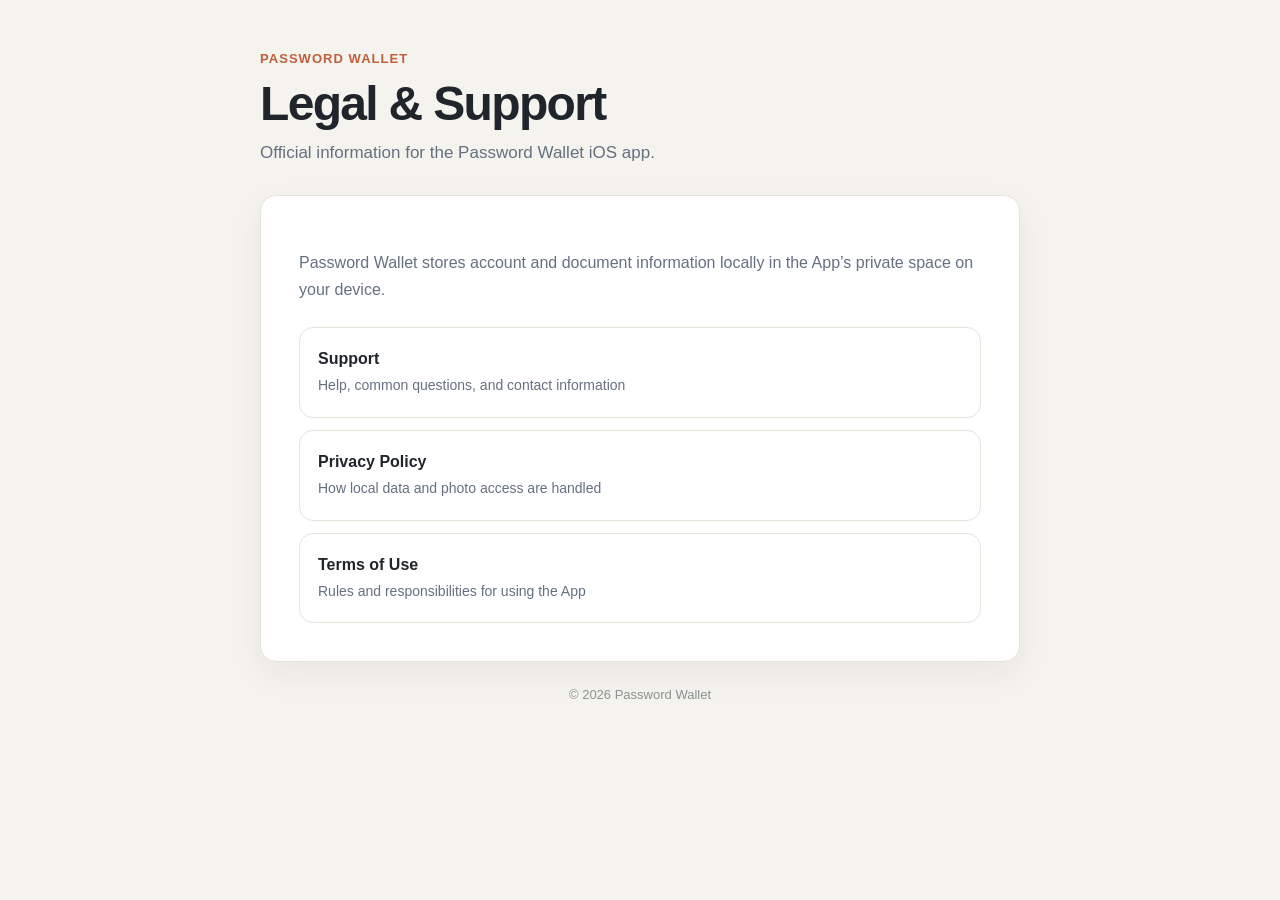
<file: index.html>
<!doctype html>
<html lang="en">
<head>
  <meta charset="utf-8">
  <meta name="viewport" content="width=device-width, initial-scale=1">
  <title>Password Wallet — Legal &amp; Support</title>
  <meta name="description" content="Official legal and support pages for Password Wallet.">
  <link rel="stylesheet" href="styles.css">
</head>
<body>
  <main class="wrap">
    <div class="brand">Password Wallet</div>
    <h1>Legal &amp; Support</h1>
    <p class="lead">Official information for the Password Wallet iOS app.</p>
    <section class="card">
      <p>Password Wallet stores account and document information locally in the App’s private space on your device.</p>
      <div class="links">
        <a href="support.html"><strong>Support</strong><span>Help, common questions, and contact information</span></a>
        <a href="privacy.html"><strong>Privacy Policy</strong><span>How local data and photo access are handled</span></a>
        <a href="terms.html"><strong>Terms of Use</strong><span>Rules and responsibilities for using the App</span></a>
      </div>
    </section>
    <footer>© 2026 Password Wallet</footer>
  </main>
</body>
</html>
</file>
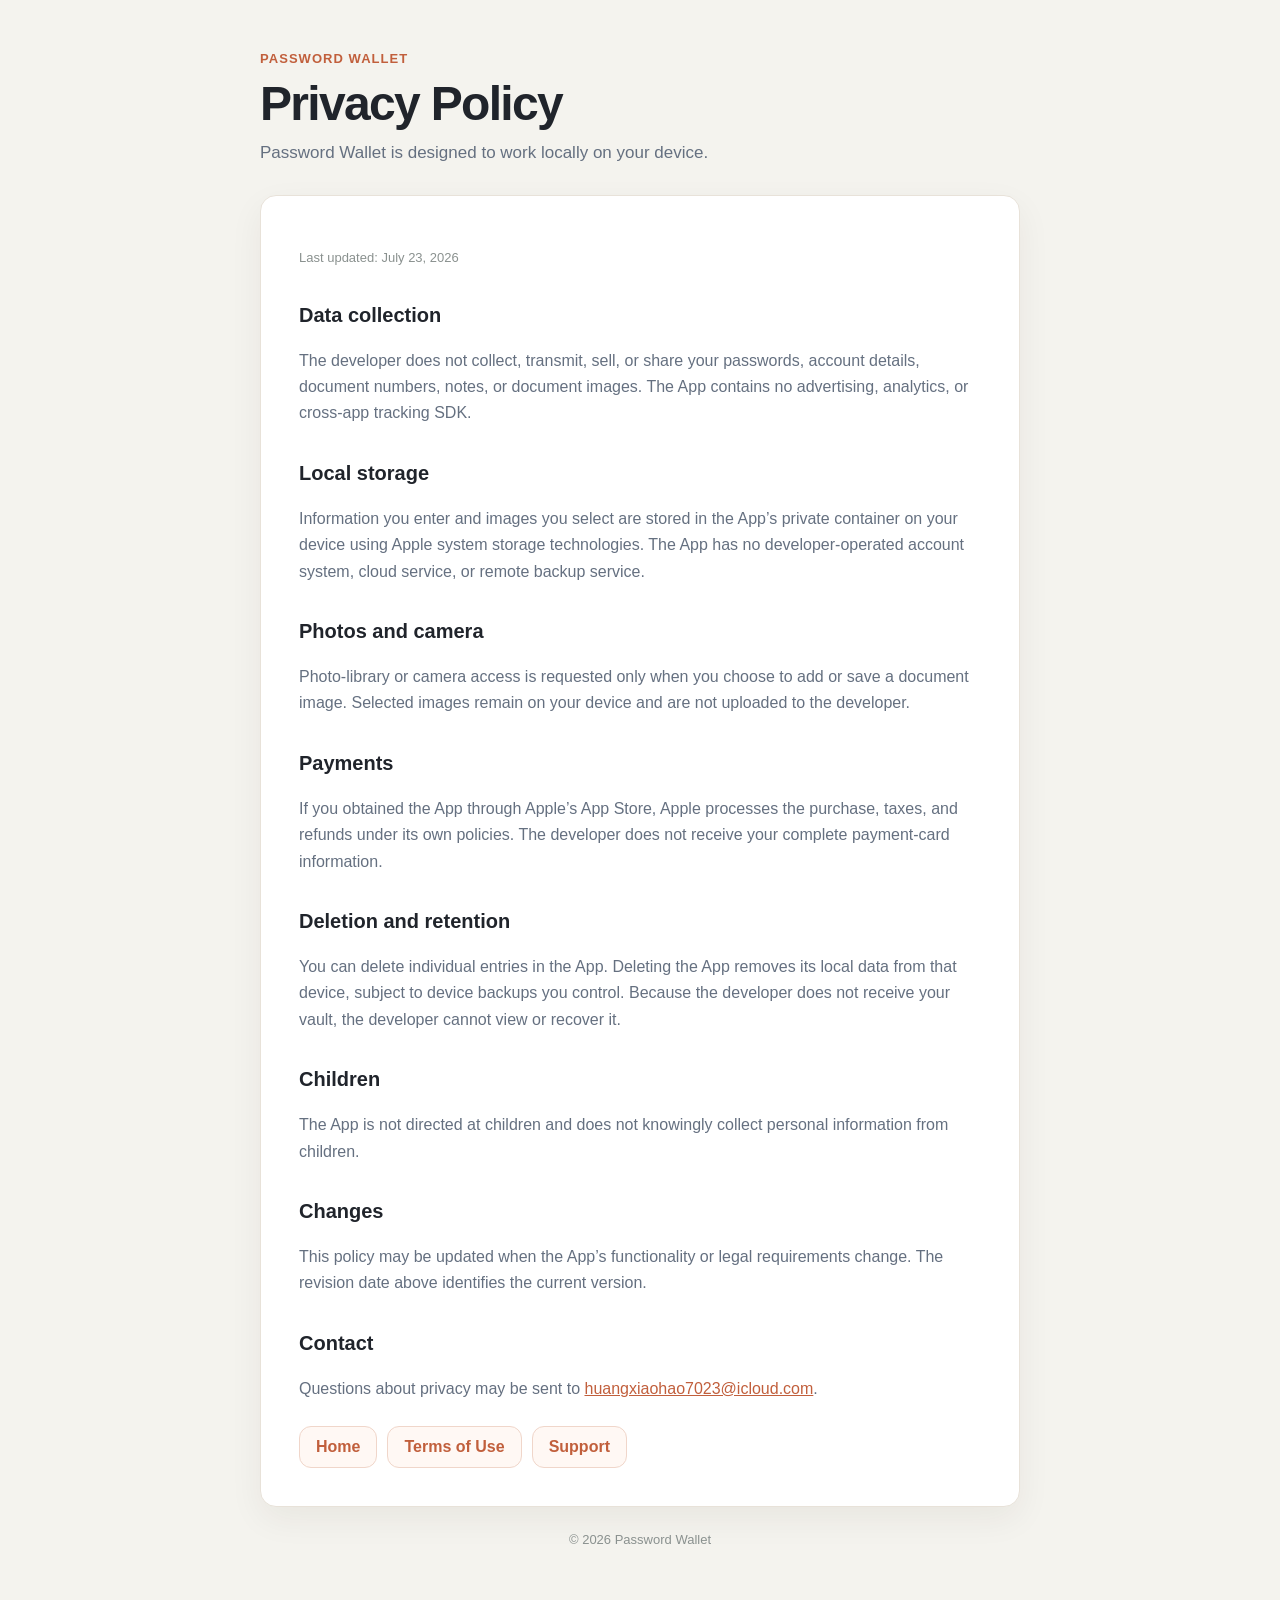
<file: privacy.html>
<!doctype html>
<html lang="en">
<head>
  <meta charset="utf-8">
  <meta name="viewport" content="width=device-width, initial-scale=1">
  <title>Privacy Policy — Password Wallet</title>
  <meta name="description" content="Privacy Policy for Password Wallet.">
  <link rel="stylesheet" href="styles.css">
</head>
<body>
  <main class="wrap">
    <div class="brand">Password Wallet</div>
    <h1>Privacy Policy</h1>
    <p class="lead">Password Wallet is designed to work locally on your device.</p>
    <article class="card">
      <p class="meta">Last updated: July 23, 2026</p>
      <h2>Data collection</h2>
      <p>The developer does not collect, transmit, sell, or share your passwords, account details, document numbers, notes, or document images. The App contains no advertising, analytics, or cross-app tracking SDK.</p>
      <h2>Local storage</h2>
      <p>Information you enter and images you select are stored in the App’s private container on your device using Apple system storage technologies. The App has no developer-operated account system, cloud service, or remote backup service.</p>
      <h2>Photos and camera</h2>
      <p>Photo-library or camera access is requested only when you choose to add or save a document image. Selected images remain on your device and are not uploaded to the developer.</p>
      <h2>Payments</h2>
      <p>If you obtained the App through Apple’s App Store, Apple processes the purchase, taxes, and refunds under its own policies. The developer does not receive your complete payment-card information.</p>
      <h2>Deletion and retention</h2>
      <p>You can delete individual entries in the App. Deleting the App removes its local data from that device, subject to device backups you control. Because the developer does not receive your vault, the developer cannot view or recover it.</p>
      <h2>Children</h2>
      <p>The App is not directed at children and does not knowingly collect personal information from children.</p>
      <h2>Changes</h2>
      <p>This policy may be updated when the App’s functionality or legal requirements change. The revision date above identifies the current version.</p>
      <h2>Contact</h2>
      <p>Questions about privacy may be sent to <a href="mailto:huangxiaohao7023@icloud.com">huangxiaohao7023@icloud.com</a>.</p>
      <nav class="nav"><a href="index.html">Home</a><a href="terms.html">Terms of Use</a><a href="support.html">Support</a></nav>
    </article>
    <footer>© 2026 Password Wallet</footer>
  </main>
</body>
</html>
</file>
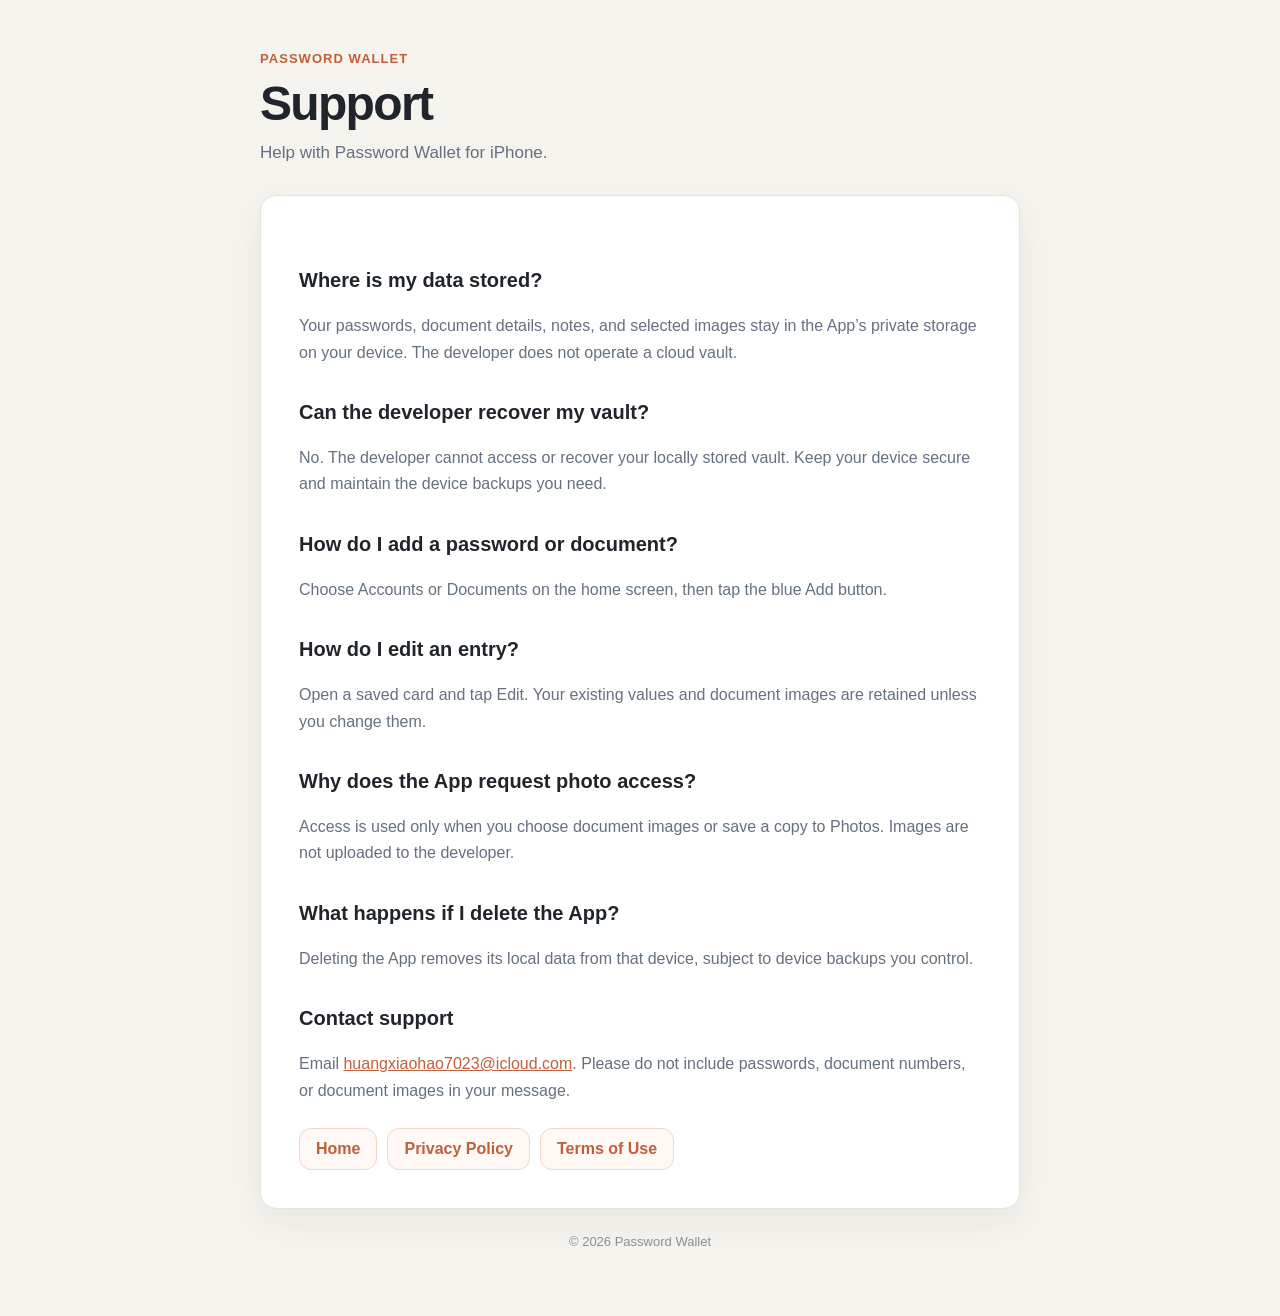
<file: support.html>
<!doctype html>
<html lang="en">
<head>
  <meta charset="utf-8">
  <meta name="viewport" content="width=device-width, initial-scale=1">
  <title>Support — Password Wallet</title>
  <meta name="description" content="Support for Password Wallet.">
  <link rel="stylesheet" href="styles.css">
</head>
<body>
  <main class="wrap">
    <div class="brand">Password Wallet</div>
    <h1>Support</h1>
    <p class="lead">Help with Password Wallet for iPhone.</p>
    <article class="card">
      <h2>Where is my data stored?</h2>
      <p>Your passwords, document details, notes, and selected images stay in the App’s private storage on your device. The developer does not operate a cloud vault.</p>
      <h2>Can the developer recover my vault?</h2>
      <p>No. The developer cannot access or recover your locally stored vault. Keep your device secure and maintain the device backups you need.</p>
      <h2>How do I add a password or document?</h2>
      <p>Choose Accounts or Documents on the home screen, then tap the blue Add button.</p>
      <h2>How do I edit an entry?</h2>
      <p>Open a saved card and tap Edit. Your existing values and document images are retained unless you change them.</p>
      <h2>Why does the App request photo access?</h2>
      <p>Access is used only when you choose document images or save a copy to Photos. Images are not uploaded to the developer.</p>
      <h2>What happens if I delete the App?</h2>
      <p>Deleting the App removes its local data from that device, subject to device backups you control.</p>
      <h2>Contact support</h2>
      <p>Email <a href="mailto:huangxiaohao7023@icloud.com">huangxiaohao7023@icloud.com</a>. Please do not include passwords, document numbers, or document images in your message.</p>
      <nav class="nav"><a href="index.html">Home</a><a href="privacy.html">Privacy Policy</a><a href="terms.html">Terms of Use</a></nav>
    </article>
    <footer>© 2026 Password Wallet</footer>
  </main>
</body>
</html>
</file>
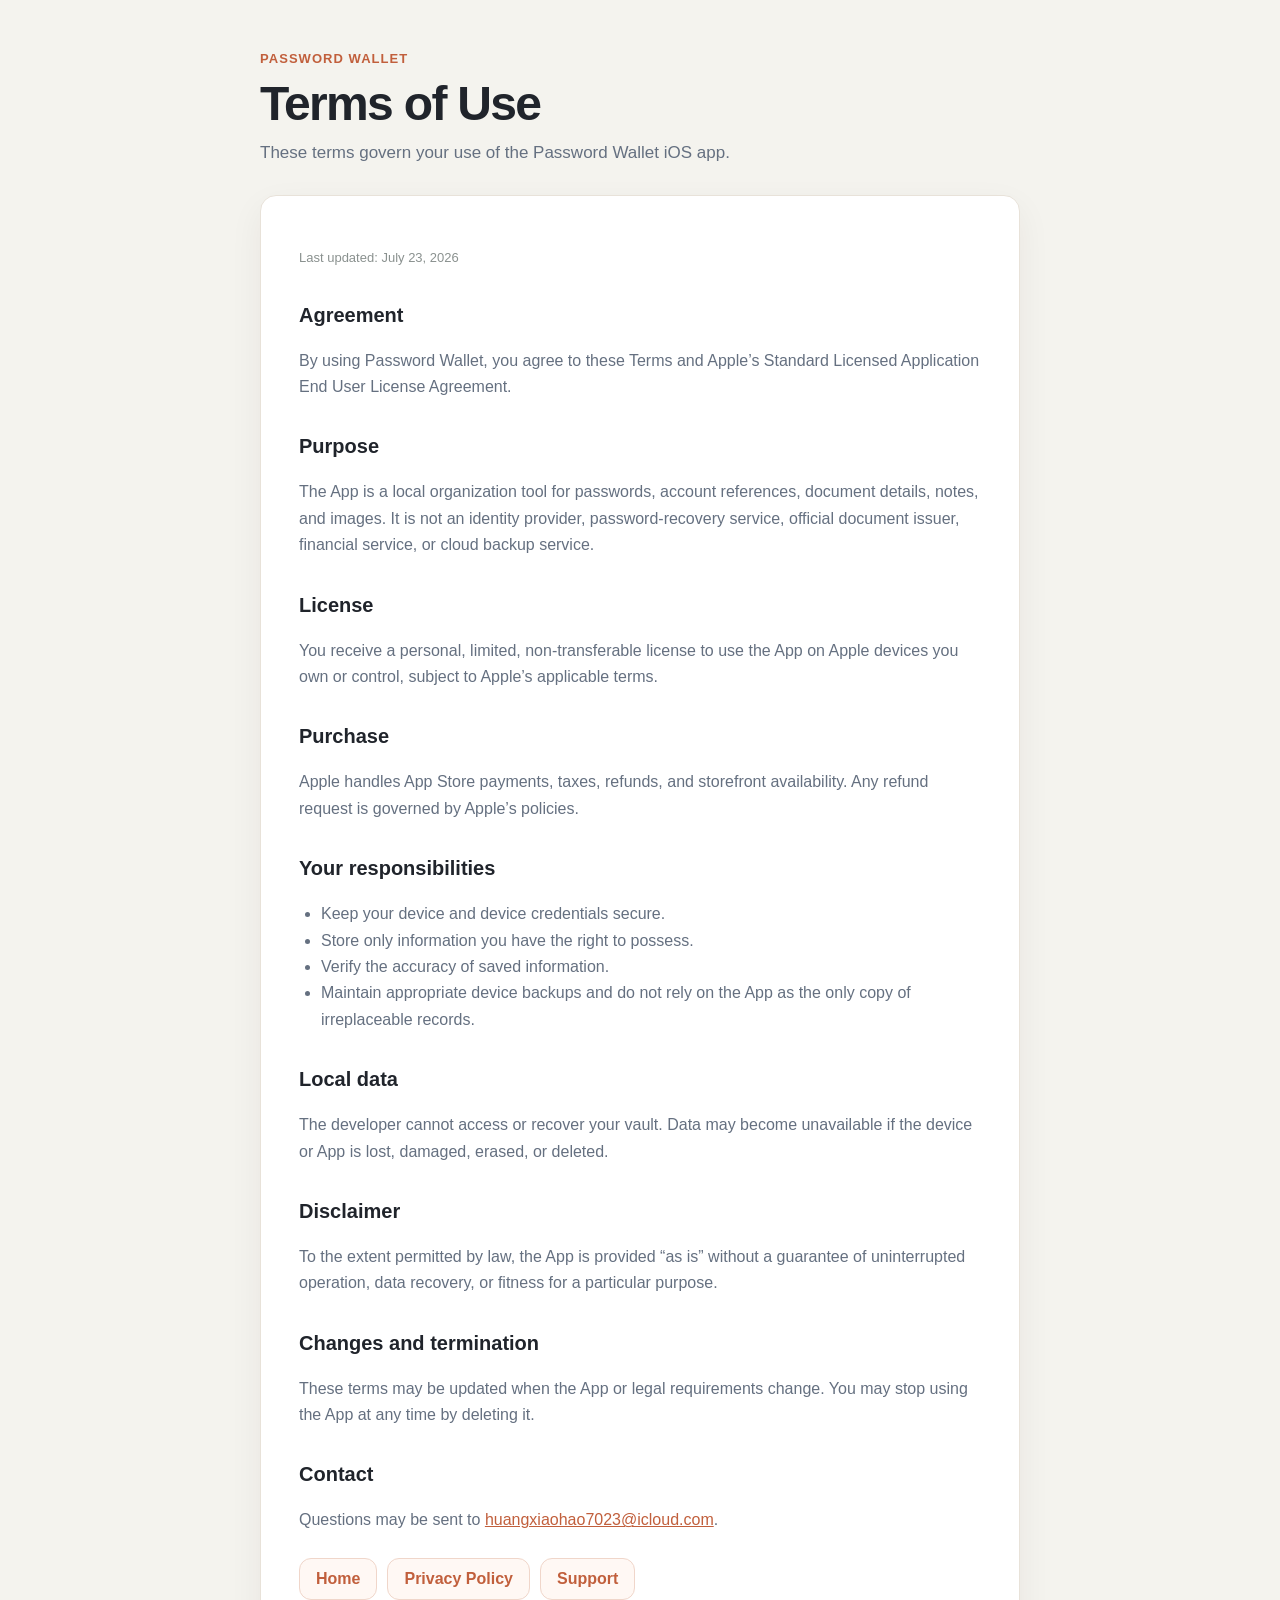
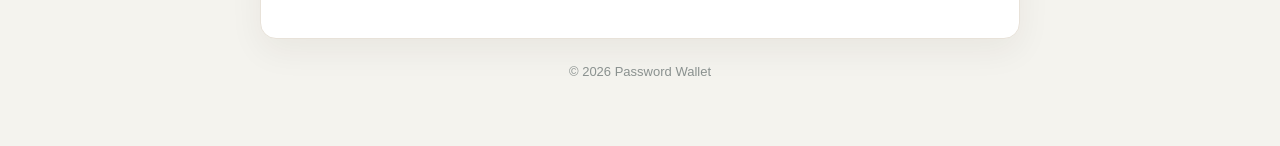
<file: terms.html>
<!doctype html>
<html lang="en">
<head>
  <meta charset="utf-8">
  <meta name="viewport" content="width=device-width, initial-scale=1">
  <title>Terms of Use — Password Wallet</title>
  <meta name="description" content="Terms of Use for Password Wallet.">
  <link rel="stylesheet" href="styles.css">
</head>
<body>
  <main class="wrap">
    <div class="brand">Password Wallet</div>
    <h1>Terms of Use</h1>
    <p class="lead">These terms govern your use of the Password Wallet iOS app.</p>
    <article class="card">
      <p class="meta">Last updated: July 23, 2026</p>
      <h2>Agreement</h2>
      <p>By using Password Wallet, you agree to these Terms and Apple’s Standard Licensed Application End User License Agreement.</p>
      <h2>Purpose</h2>
      <p>The App is a local organization tool for passwords, account references, document details, notes, and images. It is not an identity provider, password-recovery service, official document issuer, financial service, or cloud backup service.</p>
      <h2>License</h2>
      <p>You receive a personal, limited, non-transferable license to use the App on Apple devices you own or control, subject to Apple’s applicable terms.</p>
      <h2>Purchase</h2>
      <p>Apple handles App Store payments, taxes, refunds, and storefront availability. Any refund request is governed by Apple’s policies.</p>
      <h2>Your responsibilities</h2>
      <ul>
        <li>Keep your device and device credentials secure.</li>
        <li>Store only information you have the right to possess.</li>
        <li>Verify the accuracy of saved information.</li>
        <li>Maintain appropriate device backups and do not rely on the App as the only copy of irreplaceable records.</li>
      </ul>
      <h2>Local data</h2>
      <p>The developer cannot access or recover your vault. Data may become unavailable if the device or App is lost, damaged, erased, or deleted.</p>
      <h2>Disclaimer</h2>
      <p>To the extent permitted by law, the App is provided “as is” without a guarantee of uninterrupted operation, data recovery, or fitness for a particular purpose.</p>
      <h2>Changes and termination</h2>
      <p>These terms may be updated when the App or legal requirements change. You may stop using the App at any time by deleting it.</p>
      <h2>Contact</h2>
      <p>Questions may be sent to <a href="mailto:huangxiaohao7023@icloud.com">huangxiaohao7023@icloud.com</a>.</p>
      <nav class="nav"><a href="index.html">Home</a><a href="privacy.html">Privacy Policy</a><a href="support.html">Support</a></nav>
    </article>
    <footer>© 2026 Password Wallet</footer>
  </main>
</body>
</html>
</file>
<file: styles.css>
:root {
  color-scheme: light;
  --bg: #f4f3ee;
  --card: #ffffff;
  --text: #20242b;
  --muted: #657080;
  --accent: #c15f3c;
  --line: #e8e2d9;
}

* { box-sizing: border-box; }
body {
  margin: 0;
  background: var(--bg);
  color: var(--text);
  font-family: -apple-system, BlinkMacSystemFont, "Segoe UI", sans-serif;
  line-height: 1.65;
}
.wrap { width: min(760px, calc(100% - 32px)); margin: 0 auto; padding: 48px 0 64px; }
.brand { color: var(--accent); font-size: 13px; font-weight: 750; letter-spacing: .08em; text-transform: uppercase; }
h1 { margin: 8px 0 8px; font-size: clamp(30px, 7vw, 48px); line-height: 1.12; letter-spacing: -.035em; }
h2 { margin: 30px 0 8px; font-size: 20px; }
p, li { color: var(--muted); }
.lead { margin: 0 0 28px; font-size: 17px; }
.card {
  background: var(--card);
  border: 1px solid var(--line);
  border-radius: 16px;
  box-shadow: 0 12px 34px rgba(45, 35, 25, .06);
  padding: clamp(22px, 5vw, 38px);
}
.nav { display: flex; flex-wrap: wrap; gap: 10px; margin: 24px 0 0; }
.nav a, .button {
  display: inline-flex;
  align-items: center;
  min-height: 42px;
  padding: 0 16px;
  border-radius: 12px;
  color: var(--accent);
  background: #fff8f4;
  border: 1px solid #f0d6ca;
  font-weight: 650;
  text-decoration: none;
}
.links { display: grid; gap: 12px; margin-top: 24px; }
.links a { display: block; padding: 18px; border: 1px solid var(--line); border-radius: 14px; color: var(--text); text-decoration: none; }
.links strong { display: block; }
.links span { color: var(--muted); font-size: 14px; }
.meta, footer { color: #8a918f; font-size: 13px; }
footer { margin-top: 22px; text-align: center; }
a { color: var(--accent); }
ul { padding-left: 22px; }
</file>
